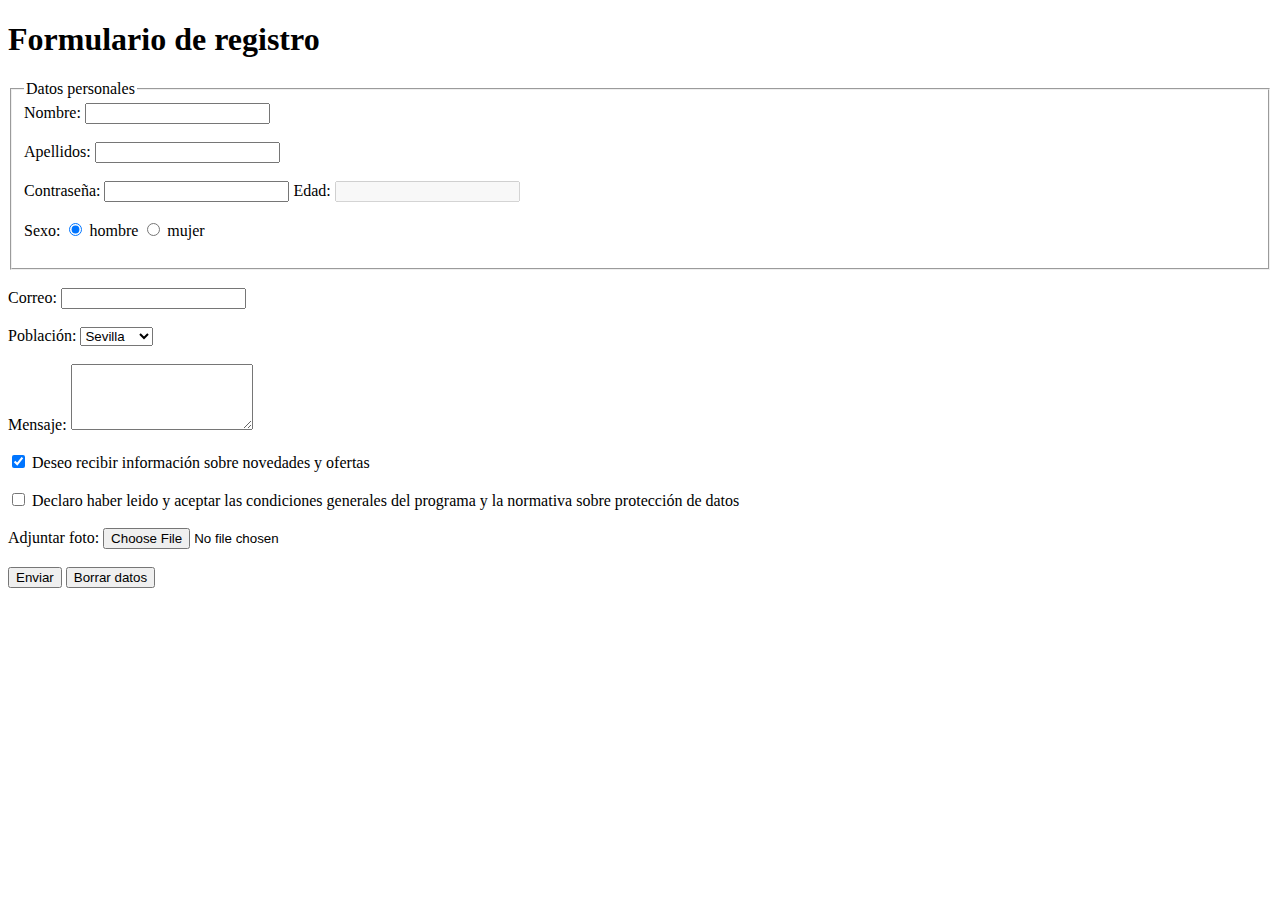
<file: index.html>
<!DOCTYPE html>
<html lang="en">
<head>
    <meta charset="UTF-8">
    <meta name="viewport" content="width=device-width, initial-scale=1.0">
    <title>Document</title>
</head>
<body>
    
</body>
</html>

<body>
    <h1>Formulario de registro</h1>
    <form action="procesa.php" method="get">
        <fieldset>
            <legend>Datos personales</legend>
            <label for="nombre">Nombre:</label>
            <input type="text" id="nombre" name="nombre" maxlength="50" required />
            <br />
            <br />
            <label for="apellidos">Apellidos:</label>
            <input type="text" id="apellidos" name="apellidos" maxlength="50" required />
            <br />
            <br />
            <label for="contrasena">Contraseña:</label>
            <input type="password" id="contrasena" name="contrasena" maxlength="8" />
            <label for="edad">Edad:</label>
            <input type="text" id="edad" name="edad" disabled />
            <br />
            <br />
            <label>Sexo:</label>
            <input type="radio" id="hombre" name="sexo" value="hombre" checked />
            <label for="hombre">hombre</label>
            <input type="radio" id="mujer" name="sexo" value="mujer" />
            <label for="mujer">mujer</label>
            <br />
            <br />
        </fieldset>
        <br />
        <label for="correo">Correo:</label>
        <input type="text" id="correo" name="correo" readonly />
        <br />
        <br />
        <label for="poblacion">Población:</label>
        <select id="poblacion" name="poblacion">
            <option value="Alicante">Alicante</option>
            <option value="Madrid">Madrid</option>
            <option value="Sevilla" selected>Sevilla</option>
            <option value="Valencia">Valencia</option>
        </select>
        <br>
        <br />
        <label for="mensaje">Mensaje:
            <textarea name="mensaje" id="mensaje" col="30" rows="4"></textarea>
        </label>
        <br />
        <br />
        <input type="checkbox" id="info" name="info" checked />
        <label for="info">Deseo recibir información sobre novedades y ofertas</label>
        <br />
        <br />
        <input type="checkbox" id="condiciones" name="condiciones" />
        <label for="condiciones">Declaro haber leido y aceptar las condiciones generales del programa y
            la normativa sobre protección de datos</label>
        <br />
        <br />
        <label for="foto">Adjuntar foto:</label>
        <input type="file" id="foto" name="foto" />
        <br />
        <br />
        <input type="submit" value="Enviar" />
        <input type="reset" value="Borrar datos" />
    </form>
</body>

</html>
</file>
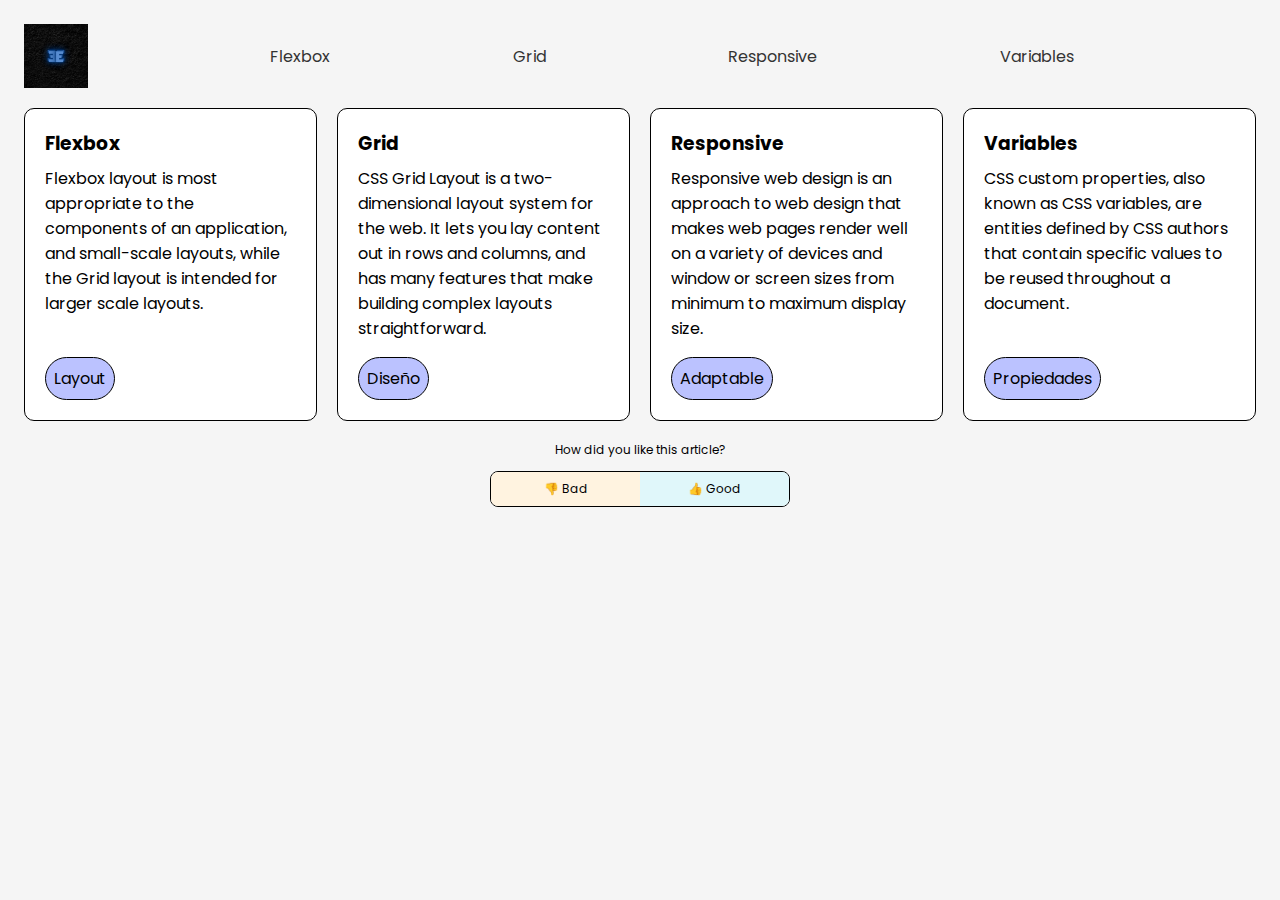
<file: CSS_P13/index.html>
<!DOCTYPE html>
<html lang="es">
<head>
    <meta charset="UTF-8">
    <meta name="viewport" content="width=device-width, initial-scale=1.0">
    <title>Ejercicio P13: Layout Responsive</title>
    <link rel="stylesheet" href="style.css">
</head>
<body>
    <header>
        <img src="logo.png" alt="Logo" class="logo">
        <nav>
            <ul>
                <li><a href="#flexbox">Flexbox</a></li>
                <li><a href="#grid">Grid</a></li>
                <li><a href="#responsive">Responsive</a></li>
                <li><a href="#variables">Variables</a></li>
            </ul>
        </nav>
    </header>

    <main class="main-container">
        <article class="card" id="flexbox">
            <h3>Flexbox</h3>
            <p>Flexbox layout is most appropriate to the components of an application, and small-scale layouts, while the Grid layout is intended for larger scale layouts.</p>
            <span class="card_label">Layout</span>
        </article>
        <article class="card" id="grid">
            <h3>Grid</h3>
            <p>CSS Grid Layout is a two-dimensional layout system for the web. It lets you lay content out in rows and columns, and has many features that make building complex layouts straightforward.</p>
            <span class="card_label">Diseño</span>
        </article>
        <article class="card" id="responsive">
            <h3>Responsive</h3>
            <p>Responsive web design is an approach to web design that makes web pages render well on a variety of devices and window or screen sizes from minimum to maximum display size.</p>
            <span class="card_label">Adaptable</span>
        </article>
        <article class="card" id="variables">
            <h3>Variables</h3>
            <p>CSS custom properties, also known as CSS variables, are entities defined by CSS authors that contain specific values to be reused throughout a document.</p>
            <span class="card_label">Propiedades</span>
        </article>
    </main>

    <section class="feedback">
        <p>How did you like this article?</p>
        <footer class="feedback-options">
            <span class="bad">👎 Bad</span>
            <span class="good">👍 Good</span>
        </footer>
    </section>
</body>
</html>
</file>
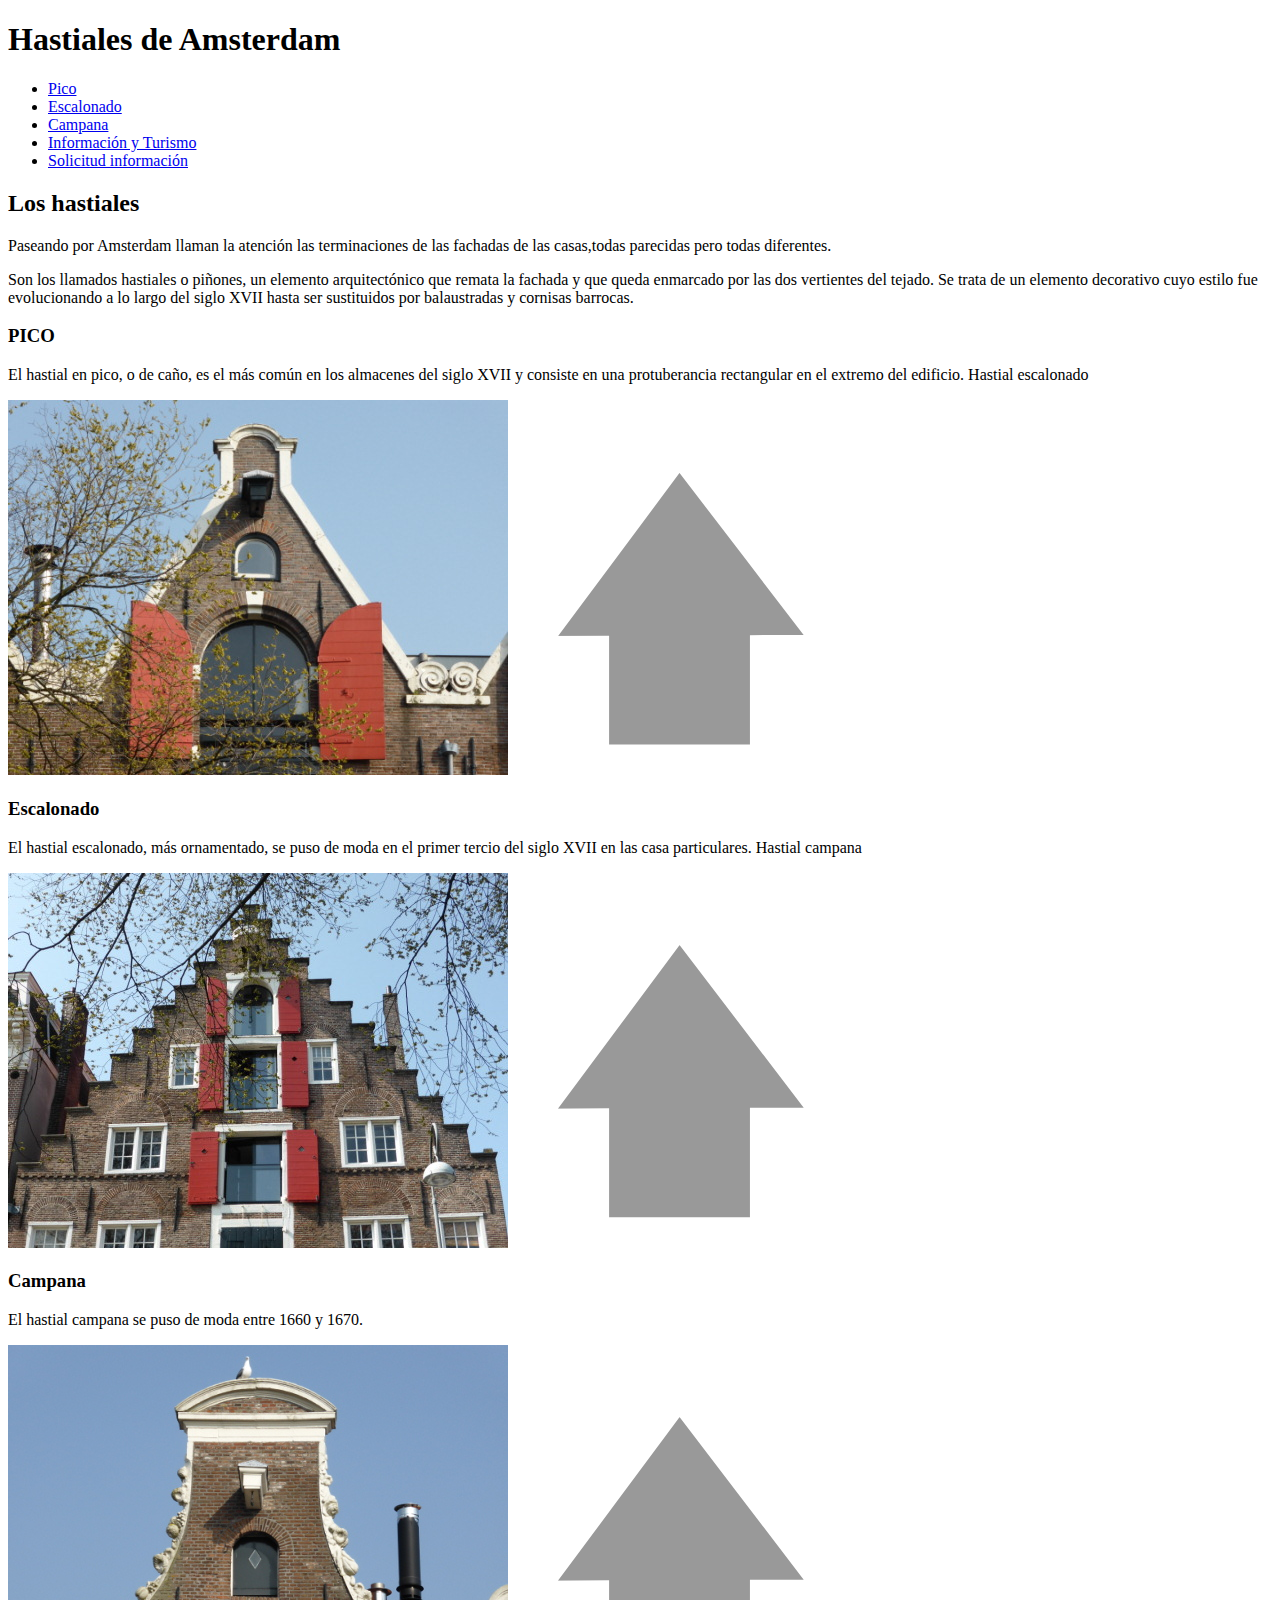
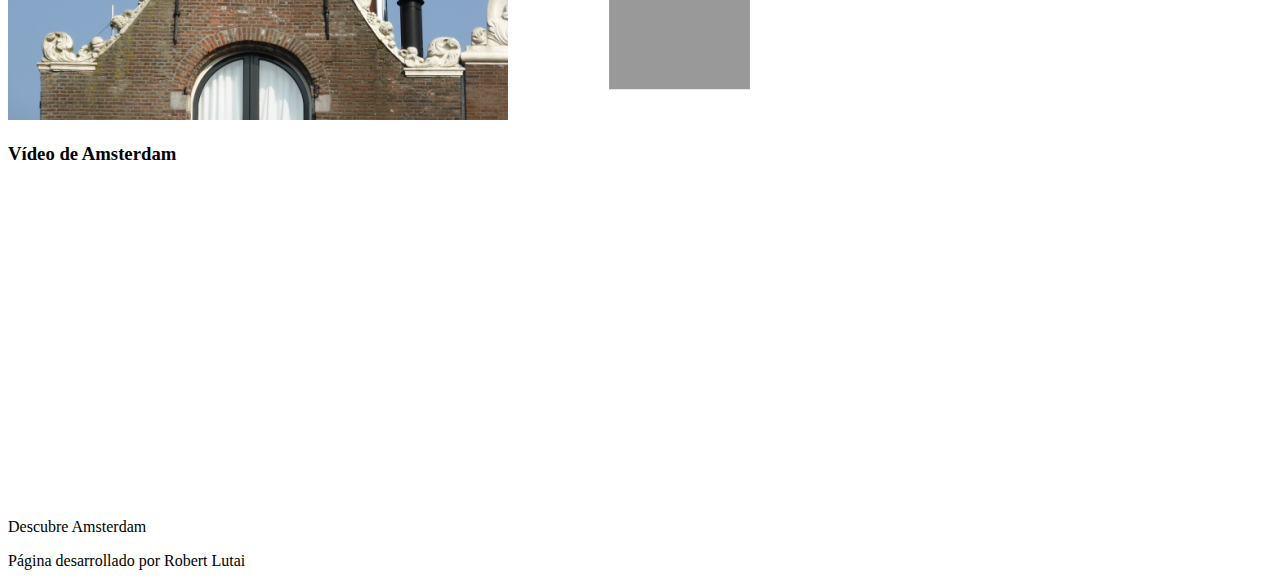
<file: UT2_Prueba1/index.html>
<!DOCTYPE html>
<html lang="en">

<head>
    <meta charset="UTF-8">
    <meta name="viewport" content="width=device-width, initial-scale=1.0">
    <title>Amsterdam: Hastiales, Turismo e Información</title>
    <meta name="description" content="Descubre los hastiales de Amsterdam, información turística y solicitud de información.">
    <meta name="keywords" content="Amsterdam, turismo, hastiales, información, formulario">
    <meta name="author" content="Robert">
</head>

<body>
    <h1>Hastiales de Amsterdam</h1>
    <nav>
        <ul>
            <li><a href="#pico">Pico</a></li>
            <li><a href="#escalonado">Escalonado</a></li>
            <li><a href="#campana">Campana</a></li>
            <li><a href="https://www.iamsterdam.com/es/" target="_blank">Información y Turismo</a></li>
            <li><a href="solinfo.html">Solicitud información</a></li>
        </ul>
    </nav>
    <h2>Los hastiales</h2>
    <p>Paseando por Amsterdam llaman la atención las terminaciones de las fachadas de las casas,todas parecidas pero
        todas diferentes.</p>
    <p>Son los llamados hastiales o piñones, un elemento arquitectónico que remata la fachada y que queda enmarcado por
        las dos vertientes del tejado. Se trata de un elemento decorativo cuyo estilo fue evolucionando a lo largo del
        siglo XVII hasta ser sustituidos por balaustradas y cornisas barrocas.</p>
    <h3 id="pico">PICO</h3>
    <p>El hastial en pico, o de caño, es el más común en los almacenes del siglo XVII y consiste en una protuberancia
        rectangular en el extremo del edificio. Hastial escalonado</p>
    <img src="images/hastiales-pico-prinsengracht-213.jpg" alt="pico">
    <a href="#top"><img src="images/hastiales-flecha.svg" alt="Ir al inicio"></a>
    <h3 id="escalonado">Escalonado</h3>
    <p>El hastial escalonado, más ornamentado, se puso de moda en el primer tercio del siglo XVII en las casa
        particulares. Hastial campana</p>
    <img src="images/hastiales-escalonado-singel-2.jpg" alt="escalonado">
    <a href="#top"><img src="images/hastiales-flecha.svg" alt="Ir al inicio"></a>
    <h3 id="campana">Campana</h3>
    <p>El hastial campana se puso de moda entre 1660 y 1670.</p>
    <img src="images/hastiales-campana-prinsengracht-349.jpg" alt="campana">
    <a href="#top"><img src="images/hastiales-flecha.svg" alt="Ir al inicio"></a>
    <h3>Vídeo de Amsterdam</h3>
    <iframe width="560" height="315" src="https://youtu.be/Oxv6IRcuNaI?si=cm_ypwu6NzwzB5Vo" title="Promoción Amsterdam"
        frameborder="0" allowfullscreen;></iframe>
    <footer>
        <p>Descubre Amsterdam</p>
        <p>Página desarrollado por Robert Lutai</p>
    </footer>
</body>

</html>
</file>
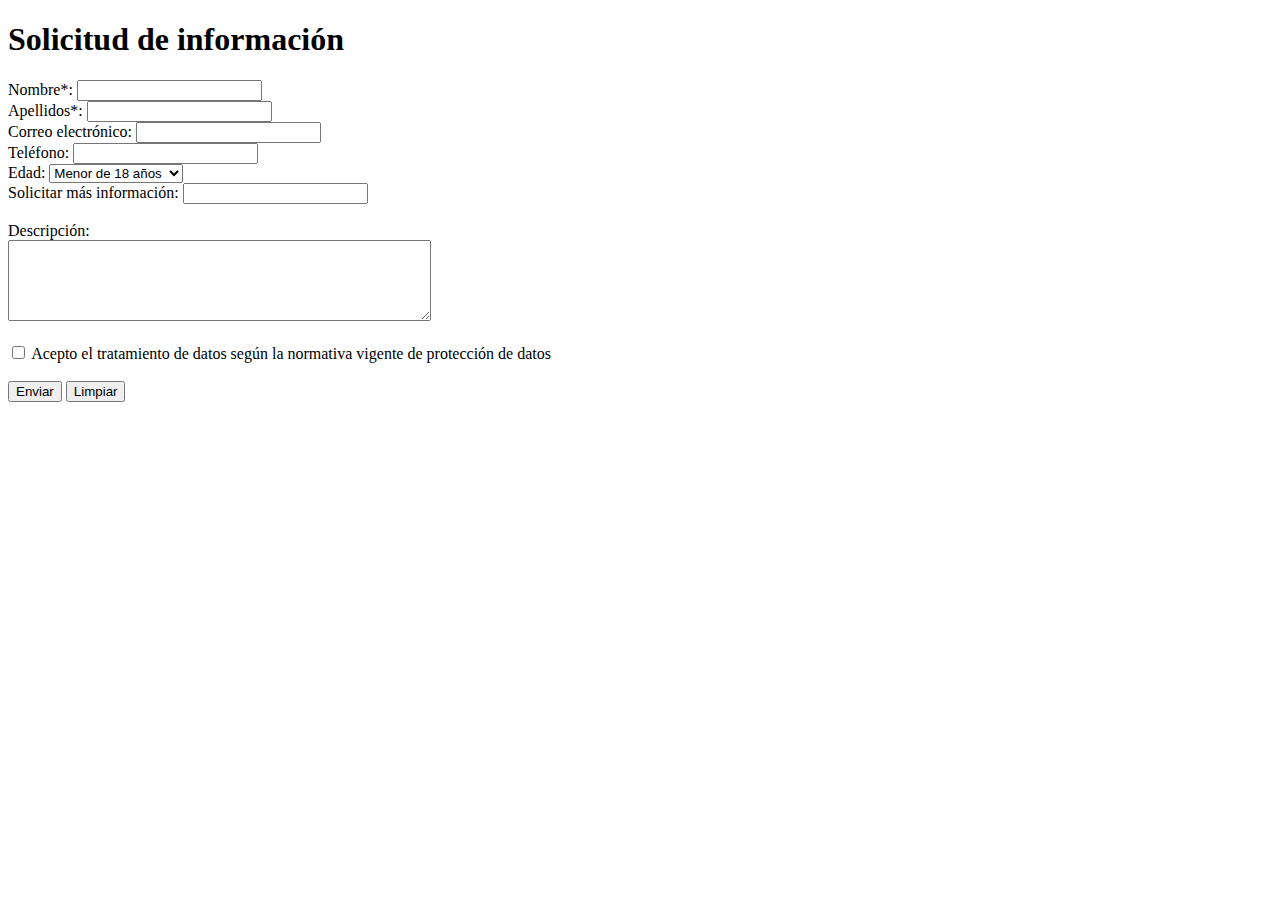
<file: UT2_Prueba1/solinfo.html>
<!DOCTYPE html>
<html lang="en">

<head>
    <meta charset="UTF-8">
    <meta name="viewport" content="width=device-width, initial-scale=1.0">
    <title>Amsterdam: Solicitud de información</title>
    <meta name="description"
        content="Formulario de solicitud de información sobre los hastiales y turismo en Amsterdam.">
    <meta name="keywords" content="Amsterdam, hastiales, solicitud, información, formulario">
    <meta name="author" content="Robert">
</head>

<body>
    <header>
        <h1>Solicitud de información</h1>
    </header>
    <main>
        <form action="mailto:amsterdam@ie.com" method="post" enctype="text/plain">
            <label for="nombre">Nombre*:</label>
            <input type="text" id="nombre" name="nombre" required maxlength="30"><br>

            <label for="apellidos">Apellidos*:</label>
            <input type="text" id="apellidos" name="apellidos" required maxlength="30"><br>

            <label for="correo">Correo electrónico:</label>
            <input type="email" id="correo" name="correo"><br>

            <label for="telefono">Teléfono:</label>
            <input type="tel" id="telefono" name="telefono"><br>

            <label for="edad">Edad:</label>
            <select id="edad" name="edad">
                <option value="menor18">Menor de 18 años</option>
                <option value="18-38">Entre 18 y 38 años</option>
                <option value="mayor38">Mayor de 38 años</option>
            </select><br>

            <label for="info">Solicitar más información:</label>
            <input list="tipos" id="info" name="info">
            <datalist id="tipos">
                <option value="pico">
                <option value="escalonado">
                <option value="campana">
            </datalist><br>
            <br>
            <label for="descripcion">Descripción:</label><br>
            <textarea id="descripcion" name="descripcion" rows="5" cols="50" maxlength="500"></textarea><br>
            <br>
            <input type="checkbox" id="normativa" name="normativa" value="acepto" required>
            <label for="normativa">Acepto el tratamiento de datos según la normativa vigente de protección de
                datos</label><br><br>

            <button type="submit">Enviar</button>
            <button type="reset">Limpiar</button>
        </form>
    </main>
</body>

</html>
</file>
<file: CSS_P13/style.css>
@import url('https://fonts.googleapis.com/css2?family=Poppins:ital,wght@0,100;0,200;0,300;0,400;0,500;0,600;0,700;0,800;0,900;1,100;1,200;1,300;1,400;1,500;1,600;1,700;1,800;1,900&display=swap');

:root {
    --color-primario: #333;
    --color-fondo: #f5f5f5;
    --color-blanco: #fff;
    --color-borde: #000000;
    --color-azul: #bbc2ff;
}

* {
    box-sizing: border-box;
}

body {
    margin: 0;
    min-height: 100vh;
    padding: 1.5rem;
    font-family: 'Poppins', sans-serif;
    background-color: var(--color-fondo);
}

header {
    width: 100%;
    display: flex;
    align-items: center;
    justify-content: space-between;
}

.logo {
    max-width: 9.5rem;
    width: 4rem;
}

nav {
    flex: 1;
}

nav ul {
    display: flex;
    justify-content: space-evenly;
    list-style: none;
    margin: 0;
    padding: 0;
}

nav a {
    text-decoration: none;
    color: var(--color-primario);
}

nav a:hover {
    color: var(--color-azul);
}

.main-container {
    display: grid;
    gap: 1.25rem;
    max-width: 87.5rem;
    margin: 0 auto;
    grid-auto-rows: 1fr;
    margin-top: 1.25rem;
}

.card {
    display: flex;
    flex-direction: column;
    background-color: var(--color-blanco);
    border-radius: 0.625rem;
    padding: 1.25rem;
    border: 0.0625rem solid var(--color-borde);
}

.card h3 {
    margin: 0 0 0.5rem 0;
}

.card p {
    flex-grow: 1;
    margin: 0;
}

.card_label {
    background-color: var(--color-azul);
    padding: 0.5em;
    border-radius: 2rem;
    border: 0.0625rem solid var(--color-borde);
    text-align: center;
    margin-top: 1rem;
    width: fit-content;
}

.feedback {
    width: 18.75rem;
    font-size: 0.75rem;
    margin: 1.25rem auto 0;
    text-align: center;
}

.feedback-options {
    display: flex;
    border: 1px solid var(--color-borde);
    border-radius: 0.5rem;
    overflow: hidden;
}

.feedback-options span {
    flex: 1;
    text-align: center;
    padding: 0.5rem;
    cursor: pointer;
    transition: flex 0.3s ease;
}

.feedback-options .bad {
    background-color: #fff3e0;
}

.feedback-options .good {
    background-color: #e0f7fa;
}

.feedback-options span:hover {
    flex: 3;
}

@media (max-width: 37.5em) {
    .main-container {
        grid-template-columns: 1fr;
    }

    nav ul {
        flex-direction: column;
    }
}

@media (min-width: 37.5625em) and (max-width: 56.25em) {
    .main-container {
        grid-template-columns: repeat(2, 1fr);
    }
}

@media (min-width: 56.25em) {
    .main-container {
        grid-template-columns: repeat(4, 1fr);
    }
}
</file>
